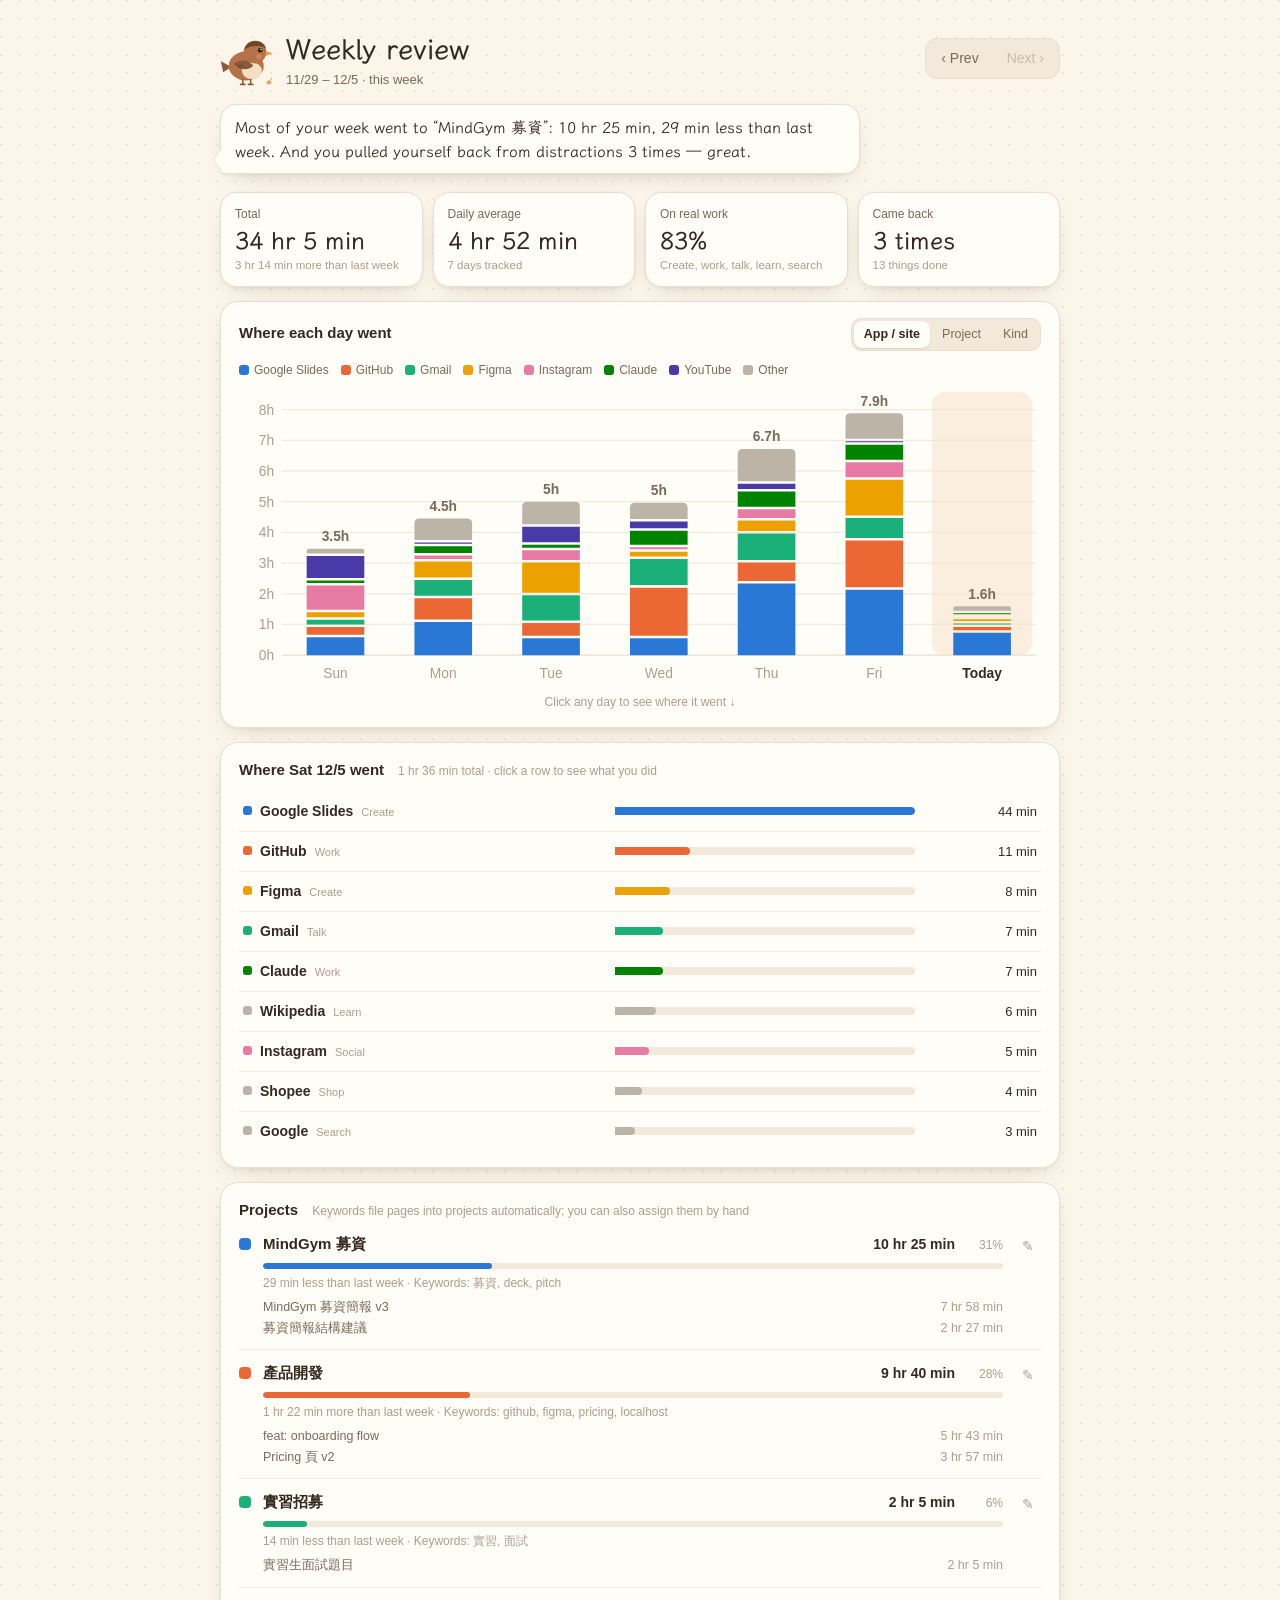
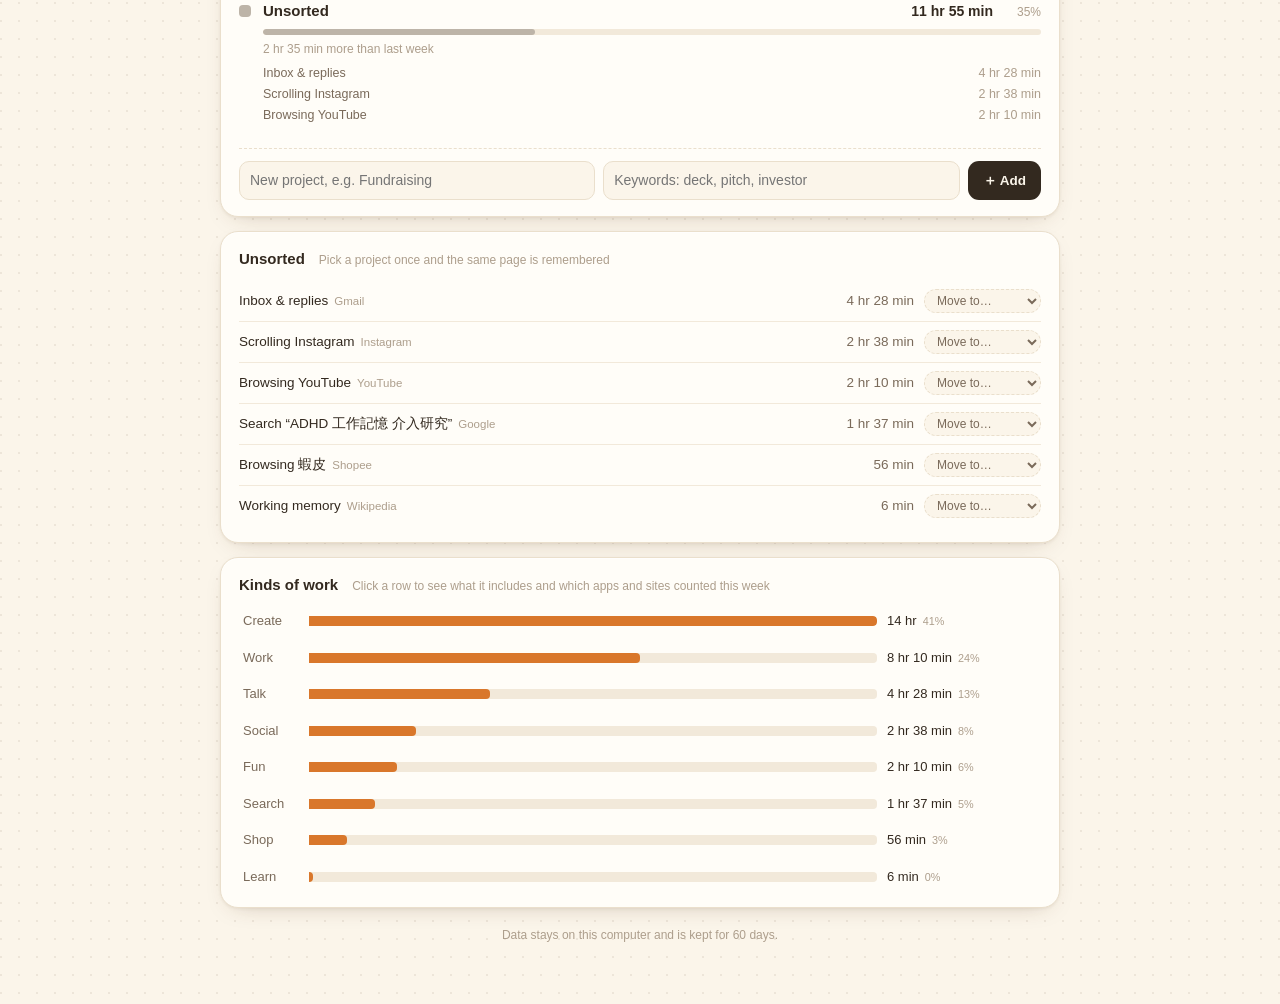
<file: dev/dashboard.html>
<!doctype html>
<html lang="zh-Hant">
<head>
  <meta charset="utf-8">
  <meta name="viewport" content="width=device-width, initial-scale=1">
  <title>一週回顧（dev）</title>
  <link rel="stylesheet" href="https://fonts.googleapis.com/css2?family=LXGW+WenKai+TC:wght@400;700&display=swap">
  <link rel="stylesheet" href="../sidepanel.css">
  <link rel="stylesheet" href="../dashboard.css">
</head>
<body class="dash-body">
  <div id="dash"></div>
  <div id="tip" class="tip" role="tooltip" hidden></div>
  <script src="../shared.js"></script>
  <script src="mock-chrome.js"></script>
  <script src="../dashboard.js"></script>
</body>
</html>
</file>
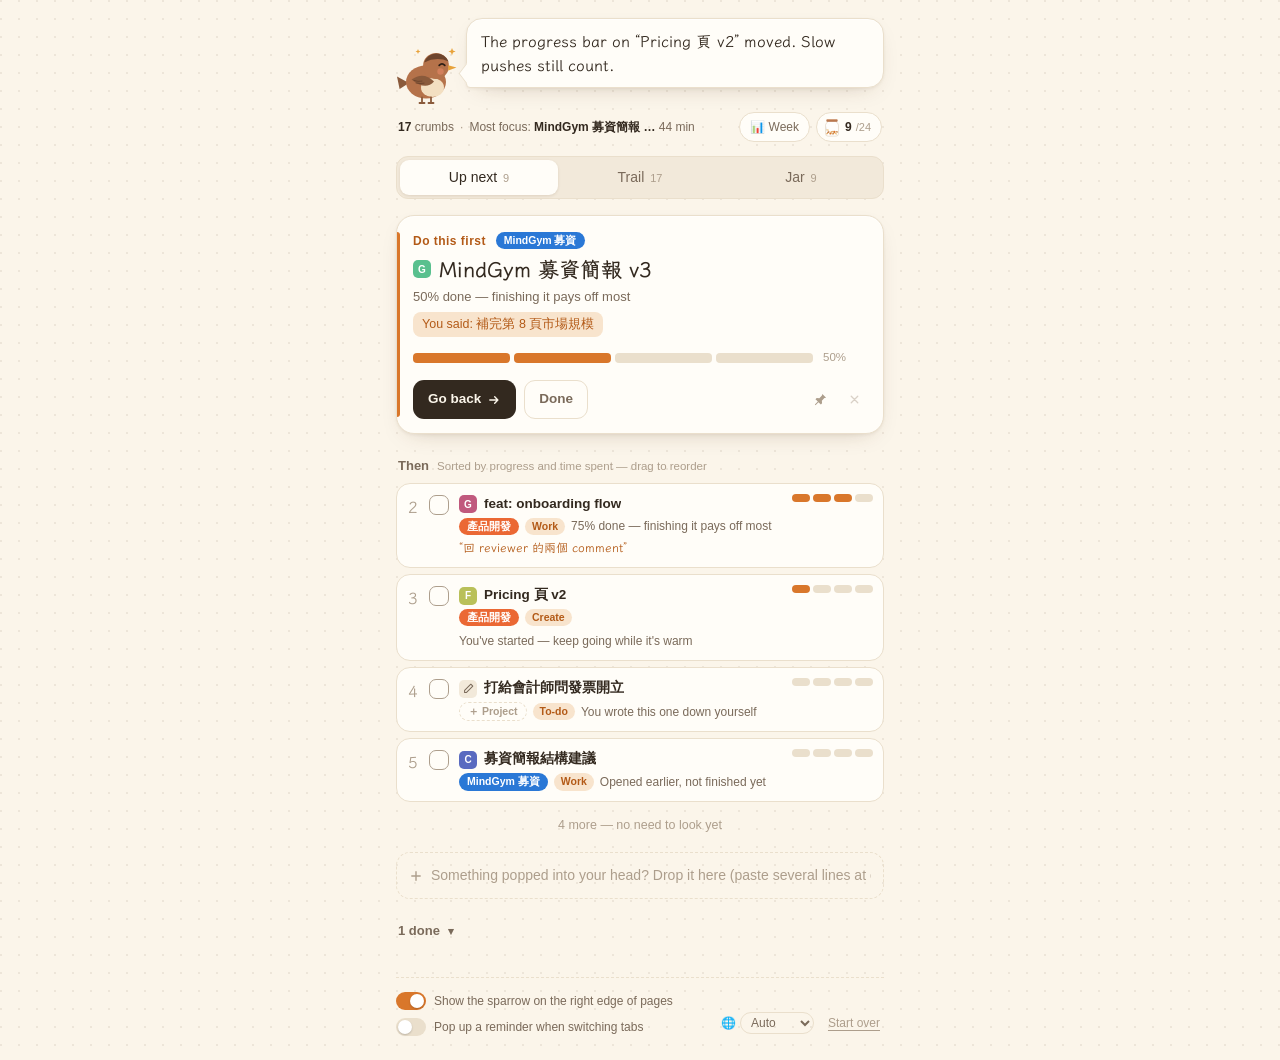
<file: dev/panel.html>
<!doctype html>
<html lang="zh-Hant">
<head>
  <meta charset="utf-8">
  <meta name="viewport" content="width=device-width, initial-scale=1">
  <title>麵包屑（dev）</title>
  <link rel="stylesheet" href="https://fonts.googleapis.com/css2?family=LXGW+WenKai+TC:wght@400;700&display=swap">
  <link rel="stylesheet" href="../sidepanel.css">
</head>
<body>
  <div id="app"></div>
  <script>try { const v = new URLSearchParams(location.search).get('view'); if (v) localStorage.setItem('crumbs.view', v); } catch {}</script>
  <script src="../shared.js"></script>
  <script src="share-parent.js"></script>
  <script src="../sidepanel.js"></script>
</body>
</html>
</file>
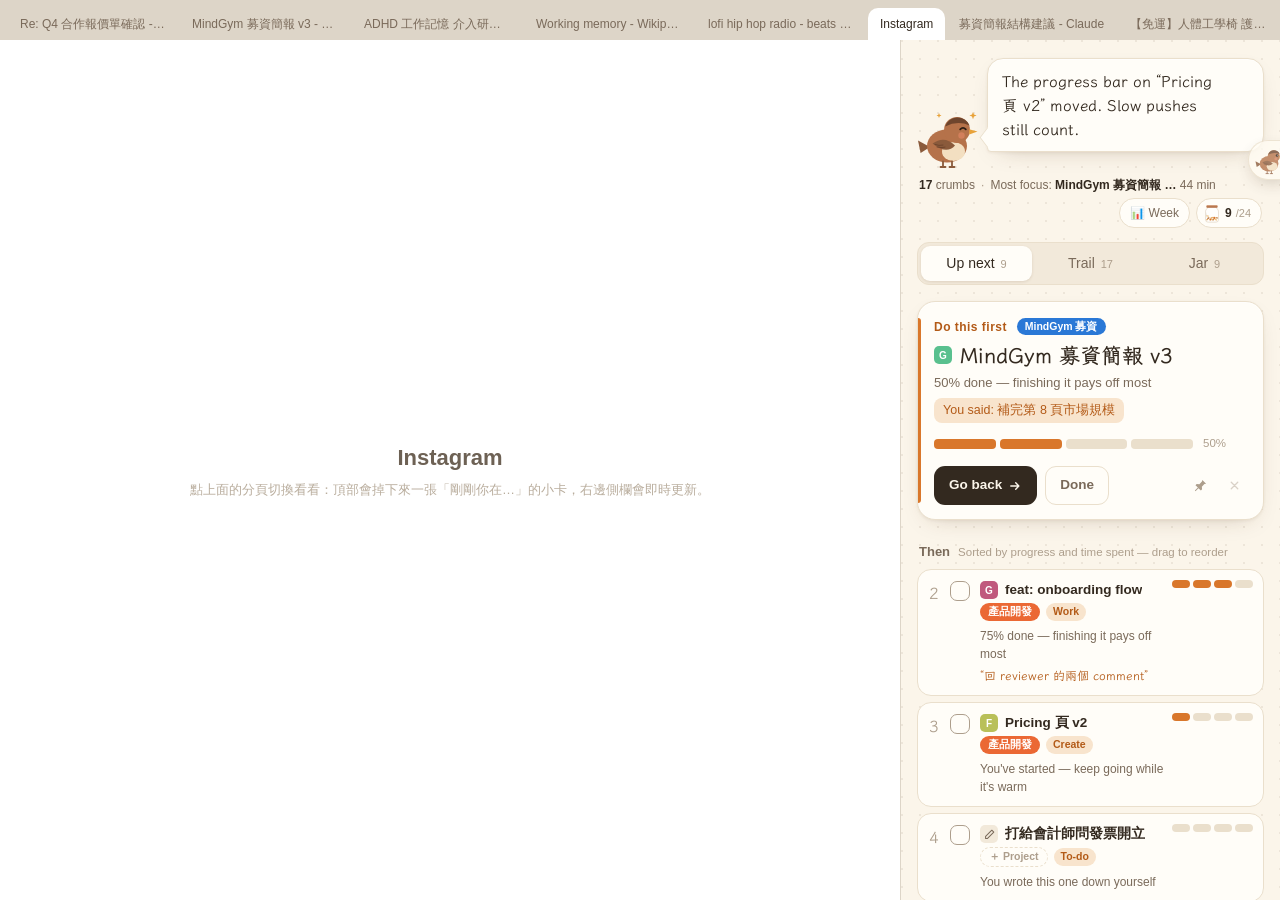
<file: dev/preview.html>
<!doctype html>
<html lang="zh-Hant">
<head>
  <meta charset="utf-8">
  <meta name="viewport" content="width=device-width, initial-scale=1">
  <title>麵包屑 Preview</title>
  <style>
    :root { --bg: #E9E3D8; --chrome: #DDD5C8; --ink: #33291F; --ink-2: #7A6A5A; }
    * { box-sizing: border-box; }
    body { margin: 0; background: var(--bg); color: var(--ink); font: 14px/1.5 -apple-system, "PingFang TC", sans-serif; height: 100vh; display: flex; flex-direction: column; }
    .strip { display: flex; gap: 2px; padding: 8px 8px 0; background: var(--chrome); overflow-x: auto; }
    .tab { flex: none; max-width: 170px; padding: 7px 12px; border-radius: 10px 10px 0 0; background: transparent; border: 0; font: inherit; font-size: 12px; color: var(--ink-2); cursor: pointer; white-space: nowrap; overflow: hidden; text-overflow: ellipsis; }
    .tab:hover { background: rgba(255,255,255,.35); }
    .tab.on { background: #fff; color: var(--ink); }
    .body { flex: 1; display: flex; min-height: 0; }
    .page { flex: 1; background: #fff; display: grid; place-items: center; color: #b9ad9d; font-size: 13px; text-align: center; padding: 24px; position: relative; }
    .page h1 { font-size: 22px; color: #6d6154; margin: 0 0 6px; font-weight: 600; }
    iframe { width: 380px; border: 0; border-left: 1px solid var(--chrome); background: #FBF5EA; }
    @media (max-width: 760px) { .page { display: none; } iframe { width: 100%; } }
  </style>
</head>
<body>
  <nav class="strip" id="strip"></nav>
  <div class="body">
    <div class="page"><div><h1 id="pageTitle">Instagram</h1>點上面的分頁切換看看：頂部會掉下來一張「剛剛你在…」的小卡，右邊側欄會即時更新。</div></div>
    <iframe src="panel.html" title="麵包屑側欄"></iframe>
  </div>
  <script src="../shared.js"></script>
  <script src="mock-chrome.js"></script>
  <script src="../content.js"></script>
  <script>
    const C = self.Crumbs;
    const seen = new Map();
    for (const c of __mock.state.crumbs) seen.set(c.tabId, c);
    const strip = document.getElementById('strip');
    function drawTabs() {
      const cur = C.currentCrumb(__mock.state);
      strip.innerHTML = [...seen.values()].map((c) =>
        `<button class="tab ${cur && cur.tabId === c.tabId ? 'on' : ''}" data-id="${c.id}">${C.esc(c.title || c.site)}</button>`).join('');
      document.getElementById('pageTitle').textContent = cur ? cur.title : '';
    }
    strip.addEventListener('click', (e) => {
      const b = e.target.closest('.tab');
      if (b) chrome.runtime.sendMessage({ type: 'jump', crumbId: b.dataset.id });
    });
    window.__crumbsDemoToast = (st, res) => {
      if (!st.settings.toast) {
        // Pop-ups are off by default now: only the comeback cheer shows, next to the sparrow handle.
        if (res.cheer) __mock.fire({ type: 'crumbs:cheer', n: res.cheer.n, text: C.cheerLine(res.cheer) });
        return;
      }
      const slim = (c) => ({ id: c.id, taskKey: c.taskKey, url: c.url, verb: c.verb, subject: c.subject, site: c.site, activeMs: c.activeMs, note: c.note, startedAt: c.startedAt });
      const trail = C.recentPlaces(st, res.crumb).map(slim);
      __mock.fire({ type: 'crumbs:toast', prev: slim(res.prev), trail, current: slim(res.crumb), cheer: res.cheer && { n: res.cheer.n, text: C.cheerLine(res.cheer) } });
    };
    chrome.storage.onChanged.addListener(drawTabs);
    drawTabs();
  </script>
</body>
</html>
</file>
<file: sidepanel.css>
:root {
  --paper: #FBF5EA;
  --card: #FFFDF8;
  --ink: #33291F;
  --ink-2: #7A6A5A;
  --ink-3: #AD9E8C;
  --line: #EADFCC;
  --line-2: #F2E9DA;
  --crumb: #D9772B;
  --crumb-ink: #B35A17;
  --crumb-soft: #F8E4CD;
  --leaf: #5E8C61;
  --leaf-soft: #E2EEDC;
  --shadow: 0 1px 0 rgba(255,255,255,.7) inset, 0 8px 24px -14px rgba(80,50,20,.35), 0 1px 3px rgba(80,50,20,.06);
  --hand: "LXGW WenKai TC", "Kaiti TC", "STKaiti", serif;
  --sans: -apple-system, BlinkMacSystemFont, "PingFang TC", "Noto Sans TC", "Microsoft JhengHei", sans-serif;
  color-scheme: light;
}
@media (prefers-color-scheme: dark) {
  :root:not([data-theme="light"]) {
    --paper: #1D1813; --card: #28211A; --ink: #F2E8DA; --ink-2: #BFAE99; --ink-3: #85766A;
    --line: #3A3027; --line-2: #2F271F; --crumb: #E8914F; --crumb-ink: #F0A56B; --crumb-soft: #3F2D1D;
    --leaf: #8DBB8A; --leaf-soft: #233221;
    --shadow: 0 8px 24px -14px rgba(0,0,0,.6), 0 1px 2px rgba(0,0,0,.3);
    color-scheme: dark;
  }
}
:root[data-theme="dark"] {
  --paper: #1D1813; --card: #28211A; --ink: #F2E8DA; --ink-2: #BFAE99; --ink-3: #85766A;
  --line: #3A3027; --line-2: #2F271F; --crumb: #E8914F; --crumb-ink: #F0A56B; --crumb-soft: #3F2D1D;
  --leaf: #8DBB8A; --leaf-soft: #233221;
  --shadow: 0 8px 24px -14px rgba(0,0,0,.6), 0 1px 2px rgba(0,0,0,.3);
  color-scheme: dark;
}

* { box-sizing: border-box; }
html, body { margin: 0; }
body {
  background: var(--paper);
  background-image: radial-gradient(circle at 1px 1px, color-mix(in srgb, var(--ink-3) 18%, transparent) 1px, transparent 0);
  background-size: 18px 18px;
  color: var(--ink);
  font: 14px/1.5 var(--sans);
  -webkit-font-smoothing: antialiased;
}
#app { max-width: 520px; margin: 0 auto; padding: 16px 16px 24px; min-height: 100vh; display: flex; flex-direction: column; }
button { font: inherit; color: inherit; }
main { flex: 1; }

/* ── 啾啾 header ───────────────────────────── */
.hero { display: flex; align-items: flex-end; gap: 6px; margin: 2px 0 10px; }
.bird { flex: none; margin-bottom: -4px; transform-origin: 50% 100%; animation: breathe 4.2s ease-in-out infinite; }
.bird svg { display: block; }
.bird.hop { animation: hop .7s cubic-bezier(.3,1.6,.5,1) 2, breathe 4.2s ease-in-out 1.4s infinite; }
@keyframes breathe { 0%,100% { transform: scale(1, 1); } 50% { transform: scale(1.02, .98); } }
@keyframes hop { 0%,100% { transform: translateY(0); } 40% { transform: translateY(-10px) rotate(-4deg); } }
.bubble {
  position: relative; margin: 0 0 14px; padding: 10px 14px; background: var(--card);
  border: 1px solid var(--line); border-radius: 16px 16px 16px 4px; box-shadow: var(--shadow);
  font-family: var(--hand); font-size: 15.5px; line-height: 1.55; color: var(--ink);
  text-wrap: pretty;
}
.bubble::before {
  content: ""; position: absolute; left: -7px; bottom: 7px; width: 12px; height: 12px; background: var(--card);
  border-left: 1px solid var(--line); border-bottom: 1px solid var(--line); transform: rotate(45deg) skew(8deg, 8deg);
}

.stats { display: flex; flex-wrap: wrap; align-items: center; gap: 4px 6px; font-size: 12px; color: var(--ink-2); margin: 0 2px 14px; }
.stats b { color: var(--ink); font-weight: 600; }
.stats i { font-style: normal; color: var(--ink-3); }
.jar-chip { position: relative; margin-left: auto; display: inline-flex; align-items: center; gap: 4px; padding: 3px 10px 3px 6px; border-radius: 99px; border: 1px solid var(--line); background: var(--card); cursor: pointer; font-size: 12px; color: var(--ink-2); transition: border-color .15s, transform .1s; }
.jar-chip:hover { border-color: var(--crumb); }
.jar-chip:active { transform: scale(.96); }
.jar-chip b { color: var(--ink); font-variant-numeric: tabular-nums; }
.jar-chip small { color: var(--ink-3); font-size: 11px; }
.jar-chip.full { border-color: var(--leaf); background: var(--leaf-soft); }
.jar-chip .jar { display: block; }
.floater { position: absolute; right: 10px; top: -16px; font-weight: 700; font-size: 13px; color: var(--crumb); pointer-events: none; animation: float-up 1.6s ease-out forwards; }
@keyframes float-up { 0% { transform: translateY(6px); opacity: 0; } 20% { opacity: 1; } 100% { transform: translateY(-22px); opacity: 0; } }

/* ── jar view ──────────────────────────────── */
:root { --jar-glass: rgba(255,255,255,.6); --jar-line: #CDBBA2; }
@media (prefers-color-scheme: dark) { :root:not([data-theme="light"]) { --jar-glass: rgba(255,255,255,.06); --jar-line: #6B5A48; } }
:root[data-theme="dark"] { --jar-glass: rgba(255,255,255,.06); --jar-line: #6B5A48; }
.jar-hero { display: flex; align-items: center; gap: 16px; padding: 16px 16px 14px; background: var(--card); border: 1px solid var(--line); border-radius: 18px; box-shadow: var(--shadow); }
.jar-big { flex: none; }
.jar-big .jar { display: block; }
.jar-copy { min-width: 0; }
.jar-count { display: flex; align-items: baseline; gap: 6px; }
.jar-count b { font-family: var(--hand); font-size: 40px; line-height: 1; color: var(--crumb-ink); }
.jar-count span { color: var(--ink-3); font-size: 13px; }
.jar-copy p { margin: 6px 0 10px; font-family: var(--hand); font-size: 15px; line-height: 1.5; }
.jar-copy p b { color: var(--crumb-ink); }
.streak { display: inline-block; font-size: 12.5px; color: var(--leaf); background: var(--leaf-soft); padding: 5px 10px; border-radius: 10px; line-height: 1.45; }
.streak b { font-size: 14px; }
.streak small { color: var(--ink-2); font-size: 11px; }
.week { display: grid; grid-template-columns: repeat(7, 1fr); gap: 2px; margin: 12px 0 0; padding: 10px 6px 8px; border: 1px dashed var(--line); border-radius: 14px; }
.wk { display: flex; flex-direction: column; align-items: center; gap: 2px; font-size: 11px; color: var(--ink-3); }
.wk .jar { display: block; }
.wk.today { color: var(--crumb-ink); font-weight: 600; }
.jar-log { list-style: none; margin: 0; padding: 0; display: flex; flex-direction: column; gap: 4px; }
.jl { display: grid; grid-template-columns: 40px auto 1fr auto; align-items: center; gap: 8px; padding: 8px 10px; border-radius: 12px; background: var(--card); border: 1px solid var(--line-2); font-size: 13px; }
.jl-t { font-size: 11.5px; color: var(--ink-3); font-variant-numeric: tabular-nums; }
.jl-k { font-size: 10.5px; font-weight: 600; padding: 1px 7px; border-radius: 99px; background: var(--crumb-soft); color: var(--crumb-ink); }
.jl-comeback .jl-k, .jl-focus .jl-k { background: var(--leaf-soft); color: var(--leaf); }
.jl-title { min-width: 0; overflow: hidden; text-overflow: ellipsis; white-space: nowrap; }
.jl-title em { font-style: normal; font-size: 11px; color: var(--ink-3); }
.jl-n { font-weight: 700; color: var(--crumb); font-variant-numeric: tabular-nums; }
.jar-empty { color: var(--ink-3); font-size: 13px; margin: 0 2px; }
.how { margin-top: 18px; padding: 12px 14px; border-radius: 14px; background: var(--line-2); font-size: 12.5px; color: var(--ink-2); }
.how-t { font-weight: 600; color: var(--ink); margin-bottom: 4px; }
.how ul { margin: 0; padding: 0; list-style: none; display: grid; gap: 2px; }
.how li b { display: inline-block; min-width: 26px; color: var(--crumb-ink); }
.how p { margin: 8px 0 0; font-family: var(--hand); font-size: 14px; color: var(--leaf); }

/* ── tabs ──────────────────────────────────── */
.tabs { display: grid; grid-template-columns: 1fr 1fr 1fr; padding: 3px; gap: 3px; border-radius: 12px; background: var(--line-2); border: 1px solid var(--line); margin-bottom: 16px; }
.tabs button { border: 0; background: transparent; padding: 7px 0; border-radius: 9px; cursor: pointer; color: var(--ink-2); font-weight: 500; }
.tabs button[aria-selected="true"] { background: var(--card); color: var(--ink); box-shadow: 0 1px 3px rgba(80,50,20,.12); }
.tabs small { font-size: 11px; color: var(--ink-3); margin-left: 2px; font-variant-numeric: tabular-nums; }

/* ── the one thing to do now ───────────────── */
.now {
  position: relative; background: var(--card); border: 1px solid var(--line); border-radius: 18px;
  padding: 16px 16px 14px; box-shadow: var(--shadow);
}
.now::before { /* crumb-coloured spine */
  content: ""; position: absolute; left: 0; top: 16px; bottom: 16px; width: 3px; border-radius: 0 3px 3px 0; background: var(--crumb);
}
.eyebrow { position: relative; z-index: 1; font-size: 12px; color: var(--crumb-ink); font-weight: 600; letter-spacing: .04em; }
.now-title { position: relative; z-index: 1; display: flex; align-items: center; gap: 8px; margin: 6px 0 4px; }
.now h2 { margin: 0; font-family: var(--hand); font-weight: 700; font-size: 21px; line-height: 1.3; text-wrap: balance; }
.why { margin: 0 0 12px; color: var(--ink-2); font-size: 13px; }
.note-inline { display: inline-block; margin-top: 6px; padding: 3px 9px; border-radius: 8px; background: var(--crumb-soft); color: var(--crumb-ink); font-size: 12.5px; }
.row { display: flex; align-items: center; gap: 8px; margin-top: 14px; }
.spacer { flex: 1; }
.btn { border: 1px solid transparent; border-radius: 11px; padding: 8px 14px; cursor: pointer; font-weight: 600; font-size: 13.5px; display: inline-flex; align-items: center; gap: 6px; transition: transform .1s, background .15s; }
.btn:active { transform: translateY(1px); }
.btn.primary { background: var(--ink); color: var(--paper); }
.btn.primary:hover { background: color-mix(in srgb, var(--ink) 88%, var(--crumb)); }
.btn.ghost { background: transparent; border-color: var(--line); color: var(--ink-2); }
.btn.ghost:hover { border-color: var(--leaf); color: var(--leaf); background: var(--leaf-soft); }
.here { display: inline-flex; align-items: center; gap: 5px; color: var(--leaf); font-weight: 600; font-size: 13px; padding: 8px 4px; }

/* progress: four tappable crumbs of a slice */
.progress { display: flex; align-items: center; gap: 3px; }
.progress .seg { width: 18px; height: 8px; border-radius: 4px; border: 0; padding: 0; cursor: pointer; background: var(--line); transition: background .2s, transform .12s; }
.progress .seg:hover { transform: scaleY(1.35); }
.progress .seg.on { background: var(--crumb); }
.progress .seg.on:nth-child(4) { background: var(--leaf); }
.progress.lg .seg { width: 100%; height: 10px; flex: 1; }
.progress.lg { gap: 4px; }
.p-label { font-size: 11.5px; color: var(--ink-3); margin-left: 6px; min-width: 44px; font-variant-numeric: tabular-nums; }

/* ── queue ─────────────────────────────────── */
.section { display: flex; align-items: baseline; gap: 8px; margin: 22px 2px 8px; font-size: 13px; font-weight: 600; color: var(--ink-2); }
.section small { font-weight: 400; font-size: 11.5px; color: var(--ink-3); }
.section.toggle { border: 0; background: none; padding: 0; cursor: pointer; }
.section .chev { transition: transform .2s; font-size: 11px; }
.section[aria-expanded="true"] .chev { transform: rotate(180deg); }
.queue { list-style: none; margin: 0; padding: 0; display: flex; flex-direction: column; gap: 6px; }
.task { display: grid; grid-template-columns: 16px 22px 1fr auto; gap: 8px; align-items: start; padding: 10px 10px 10px 8px; background: var(--card); border: 1px solid var(--line); border-radius: 14px; transition: border-color .15s, box-shadow .15s; }
.task:hover { border-color: color-mix(in srgb, var(--crumb) 40%, var(--line)); box-shadow: var(--shadow); }
.task.current { border-color: var(--crumb); }
.task.done { grid-template-columns: 22px 1fr; background: transparent; opacity: .72; }
.task.done .t-title span { text-decoration: line-through; text-decoration-color: var(--ink-3); }
.num { font-family: var(--hand); font-size: 16px; color: var(--ink-3); text-align: center; padding-top: 1px; cursor: grab; display: grid; place-items: center; height: 22px; }
.num i { font-style: normal; }
.num svg { display: none; }
.task:hover .num i { display: none; }
.task:hover .num svg { display: block; }
[draggable="true"] { -webkit-user-drag: element; }
.task[draggable="true"], .now[draggable="true"] { cursor: grab; }
.task[draggable="true"] :is(button, [role="button"]), .now :is(button) { cursor: pointer; }
.dragging { opacity: .35; }
.drop-before, .drop-after { position: relative; }
.drop-before::after, .drop-after::after { content: ""; position: absolute; left: 8px; right: 8px; height: 3px; border-radius: 3px; background: var(--crumb); box-shadow: 0 0 0 3px var(--crumb-soft); z-index: 2; }
.drop-before::after { top: -5px; }
.drop-after::after { bottom: -5px; }
.now.drop-before::after { top: -8px; }
.now.drop-after::after { bottom: -12px; }
.hero-grip { position: absolute; top: 12px; right: 12px; z-index: 1; color: var(--ink-3); opacity: 0; transition: opacity .15s; }
.now:hover .hero-grip { opacity: 1; }
.check { width: 20px; height: 20px; margin-top: 1px; border-radius: 7px; border: 1.6px solid var(--ink-3); background: transparent; cursor: pointer; display: grid; place-items: center; padding: 0; color: #fff; transition: all .15s; }
.check:hover { border-color: var(--leaf); background: var(--leaf-soft); }
.check.on { background: var(--leaf); border-color: var(--leaf); }
.t-body { min-width: 0; cursor: default; }
.t-body[role="button"] { cursor: pointer; }
.t-title { display: flex; align-items: center; gap: 7px; font-weight: 600; font-size: 13.5px; }
.t-title > span:not(.fav) { overflow: hidden; text-overflow: ellipsis; white-space: nowrap; }
.t-meta { margin-top: 3px; font-size: 12px; color: var(--ink-2); display: flex; flex-wrap: wrap; align-items: center; gap: 6px; }
.t-note { margin-top: 4px; font-size: 12px; color: var(--crumb-ink); font-family: var(--hand); }
.kind { font-size: 10.5px; font-weight: 600; padding: 1px 7px; border-radius: 99px; background: var(--line-2); color: var(--ink-2); }
.k-create, .k-work, .k-todo { background: var(--crumb-soft); color: var(--crumb-ink); }
.k-comm, .k-learn { background: var(--leaf-soft); color: var(--leaf); }
.k-here { background: var(--crumb); color: #fff; }
.more { display: block; width: 100%; margin-top: 6px; padding: 8px; border: 0; background: none; color: var(--ink-3); font-size: 12.5px; cursor: pointer; border-radius: 10px; }
.more:hover { background: var(--line-2); color: var(--ink); }
.t-side { display: flex; flex-direction: column; align-items: flex-end; gap: 6px; }
.t-side .p-label { display: none; }
.tools { display: flex; gap: 2px; opacity: 0; transition: opacity .15s; }
.task:hover .tools, .task:focus-within .tools { opacity: 1; }
@media (hover: none) { .tools { opacity: 1; } }
.icon { width: 26px; height: 26px; display: grid; place-items: center; border: 0; background: transparent; color: var(--ink-3); border-radius: 8px; cursor: pointer; padding: 0; }
.icon:hover { background: var(--line-2); color: var(--ink); }
.icon.on { color: var(--crumb); }
.now .tools, .now .icon { position: relative; z-index: 1; }

.fav { position: relative; flex: none; width: 18px; height: 18px; border-radius: 5px; display: grid; place-items: center; font-size: 10px; font-weight: 700; color: #fff; background: hsl(var(--h) 45% 55%); overflow: hidden; }
.fav.hand { background: var(--line-2); color: var(--ink-2); }
.fav img { position: absolute; inset: 0; width: 100%; height: 100%; background: var(--card); opacity: 0; }
.fav img.ok { opacity: 1; }

.add { display: flex; align-items: center; gap: 8px; margin-top: 10px; padding: 4px 12px; border: 1.5px dashed var(--line); border-radius: 14px; transition: border-color .15s; }
.add:focus-within { border-color: var(--crumb); border-style: solid; background: var(--card); }
.add-ic { color: var(--ink-3); display: grid; }
.add input { flex: 1; border: 0; background: transparent; padding: 8px 0; font: inherit; color: var(--ink); outline: none; }
.add input::placeholder { color: var(--ink-3); }

.empty { text-align: center; padding: 28px 12px; color: var(--ink-2); font-family: var(--hand); font-size: 16px; border: 1.5px dashed var(--line); border-radius: 18px; }
.empty p { margin: 0; }

/* ── trail ─────────────────────────────────── */
.hour { margin: 18px 0 6px 52px; font-size: 12px; font-weight: 600; color: var(--ink-3); letter-spacing: .05em; }
.hour:first-child { margin-top: 2px; }
.trail { list-style: none; margin: 0; padding: 0; }
.crumb { display: grid; grid-template-columns: 38px 18px 1fr; gap: 0 6px; }
.time { font-size: 11.5px; color: var(--ink-3); text-align: right; padding-top: 12px; font-variant-numeric: tabular-nums; }
.rail { position: relative; display: flex; justify-content: center; }
.rail::before { content: ""; position: absolute; top: 0; bottom: 0; left: 50%; border-left: 2px dotted var(--line); transform: translateX(-1px); }
.bit { position: relative; margin-top: 15px; width: 9px; height: 8px; background: var(--crumb); border-radius: 55% 40% 50% 45%; opacity: .7; transform: rotate(var(--r, 12deg)); }
.crumb:nth-child(3n) .bit { --r: -20deg; width: 8px; }
.crumb:nth-child(3n+1) .bit { --r: 40deg; height: 7px; }
.perch { position: relative; margin-top: 3px; margin-left: 4px; }
.perch svg { display: block; }
.c-card { margin: 4px 0; padding: 9px 11px; border-radius: 13px; background: var(--card); border: 1px solid var(--line); cursor: pointer; transition: border-color .15s, transform .12s; min-width: 0; }
.c-card:hover { border-color: color-mix(in srgb, var(--crumb) 45%, var(--line)); }
.crumb.current .c-card { border-color: var(--crumb); box-shadow: var(--shadow); }
.crumb.closed .c-card { background: transparent; border-style: dashed; }
.crumb.closed .c-title { color: var(--ink-2); }
.c-title { display: flex; align-items: center; gap: 7px; font-size: 13.5px; }
.c-title > span:not(.fav) { overflow: hidden; text-overflow: ellipsis; white-space: nowrap; }
.c-title b { color: var(--crumb-ink); font-weight: 600; margin-right: 2px; }
.c-meta { margin-top: 2px; padding-left: 25px; font-size: 11.5px; color: var(--ink-3); display: flex; align-items: center; gap: 6px; flex-wrap: wrap; }
.badge { font-size: 10.5px; font-weight: 600; padding: 1px 7px; border-radius: 99px; background: var(--crumb); color: #fff; }
.badge.mute { background: var(--line-2); color: var(--ink-2); }
.c-note { display: block; margin: 5px 0 0 25px; border: 0; background: none; padding: 0; cursor: text; text-align: left; font-family: var(--hand); color: var(--crumb-ink); font-size: 13.5px; }
.c-title > span:not(.fav) { flex: 1; min-width: 0; }
.c-pen { flex: none; width: 24px; height: 24px; margin: -3px -5px -3px 0; display: grid; place-items: center; border: 0; background: none; color: var(--ink-3); border-radius: 7px; cursor: text; opacity: 0; transition: opacity .15s; padding: 0; }
.c-pen:hover { background: var(--line-2); color: var(--ink); }
.c-card:hover .c-pen, .crumb.current .c-pen, .c-pen:focus-visible { opacity: 1; }
@media (hover: none) { .c-pen { opacity: 1; } }
.note-edit { margin: 6px 0 0 25px; }
.note-edit input { width: 100%; padding: 6px 9px; border-radius: 9px; border: 1px solid var(--crumb); background: var(--paper); color: var(--ink); font: inherit; font-size: 13px; outline: none; box-shadow: 0 0 0 3px var(--crumb-soft); }

/* ── footer ────────────────────────────────── */
footer { display: flex; align-items: center; justify-content: space-between; gap: 8px; margin-top: 28px; padding-top: 14px; border-top: 1px dashed var(--line); font-size: 12px; color: var(--ink-2); }
.switch { display: inline-flex; align-items: center; gap: 8px; cursor: pointer; }
.switch input { position: absolute; opacity: 0; pointer-events: none; }
.track { width: 30px; height: 18px; border-radius: 99px; background: var(--line); position: relative; transition: background .2s; flex: none; }
.knob { position: absolute; top: 2px; left: 2px; width: 14px; height: 14px; border-radius: 50%; background: #fff; box-shadow: 0 1px 2px rgba(0,0,0,.2); transition: transform .2s; }
.switch input:checked + .track { background: var(--crumb); }
.switch input:checked + .track .knob { transform: translateX(12px); }
.switch input:focus-visible + .track { outline: 2px solid var(--crumb); outline-offset: 2px; }
.link { border: 0; background: none; color: var(--ink-3); cursor: pointer; padding: 4px; text-decoration: underline; text-underline-offset: 3px; }
.link:hover { color: var(--ink); }

:focus-visible { outline: 2px solid var(--crumb); outline-offset: 2px; }
@media (prefers-reduced-motion: reduce) { *, *::before, *::after { animation: none !important; transition: none !important; } }

/* ── projects, delete, dashboard link (0.3) ─ */
.chips-r { margin-left: auto; display: inline-flex; gap: 6px; }
.chips-r .jar-chip { margin-left: 0; }
.dash-chip { border: 1px solid var(--line); background: var(--card); border-radius: 99px; padding: 3px 10px; font-size: 12px; color: var(--ink-2); cursor: pointer; }
.dash-chip:hover { border-color: var(--crumb); color: var(--ink); }
.dash-chip + .jar-chip { margin-left: 0; }
.proj { position: relative; display: inline-flex; align-items: center; max-width: 140px; font-size: 10.5px; font-weight: 600; padding: 1px 8px; border-radius: 99px; border: 1px dashed var(--line); color: var(--ink-3); cursor: pointer; vertical-align: 1px; }
.proj:hover { border-color: var(--ink-3); color: var(--ink-2); }
.proj.on { border: 0; color: #fff; background: var(--pc); }
.proj span { overflow: hidden; text-overflow: ellipsis; white-space: nowrap; }
.proj select { position: absolute; inset: 0; opacity: 0; cursor: pointer; width: 100%; font-size: 13px; }
.eyebrow .proj { margin-left: 6px; letter-spacing: 0; }
.icon.del { opacity: .45; }
.icon.del:hover { opacity: 1; color: #B5452B; background: color-mix(in srgb, #E34948 14%, transparent); }
.c-del { flex: none; width: 22px; height: 22px; margin: -3px -5px -3px 2px; display: grid; place-items: center; border: 0; background: none; border-radius: 7px; color: var(--ink); padding: 0; cursor: pointer; opacity: 0; transition: opacity .15s; }
.c-card:hover .c-del { opacity: .35; }
.c-del:hover { opacity: 1 !important; color: #B5452B; background: color-mix(in srgb, #E34948 14%, transparent); }
@media (hover: none) { .c-del { opacity: .35; } }
.switches { display: grid; gap: 8px; }
footer { align-items: flex-end; }

/* merged trail groups (0.4) */
.c-more { border: 0; background: var(--crumb-soft); color: var(--crumb-ink); font: inherit; font-size: 10.5px; font-weight: 700; padding: 1px 8px; border-radius: 99px; cursor: pointer; }
.c-more:hover { filter: brightness(.97); }
.c-sub { list-style: none; margin: 8px 0 0 25px; padding: 6px 0 0; border-top: 1px dashed var(--line); display: grid; gap: 1px; }
.c-sub li { display: flex; gap: 8px; align-items: baseline; padding: 4px 6px; border-radius: 7px; font-size: 12.5px; cursor: pointer; }
.c-sub li:hover { background: var(--line-2); }
.c-sub .t { flex: none; color: var(--ink-3); font-size: 11px; font-variant-numeric: tabular-nums; }
.c-sub .s { flex: 1; min-width: 0; overflow: hidden; text-overflow: ellipsis; white-space: nowrap; }
.c-sub .d { flex: none; color: var(--ink-3); font-size: 11px; }

/* ── language picker (footer) ── */
.foot-r { display: flex; align-items: center; gap: 10px; margin-left: auto; }
.lang-pick { display: inline-flex; align-items: center; gap: 4px; color: var(--ink-3); }
.lang-pick select { font: inherit; color: var(--ink-2); background: transparent; border: 1px solid var(--line); border-radius: 999px; padding: 2px 6px; cursor: pointer; }
.lang-pick select:hover { color: var(--ink); border-color: var(--ink-3); }

/* ── several pasted lines, waiting for Enter ── */
.paste-preview { margin: -4px 0 12px; padding: 8px 12px; border-radius: 12px; background: var(--crumb-soft); font-size: 13px; }
.paste-preview ol { margin: 0; padding-left: 20px; }
.paste-preview li { padding: 2px 0; color: var(--ink); }
.paste-preview p { margin: 6px 0 0; font-size: 11.5px; color: var(--ink-2); }
</file>
<file: dashboard.css>
/* 一週回顧 — builds on the side panel's tokens (sidepanel.css) */
:root { --none: #BDB4A8; }
@media (prefers-color-scheme: dark) { :root:not([data-theme="light"]) { --none: #6E655B; } }
:root[data-theme="dark"] { --none: #6E655B; }

.dash-body { min-height: 100vh; }
#dash { max-width: 880px; margin: 0 auto; padding: 28px 20px 48px; }
.d-top { display: flex; align-items: center; justify-content: space-between; flex-wrap: wrap; gap: 10px 16px; }
.d-brand { display: flex; align-items: center; gap: 10px; }
.d-brand svg { display: block; }
.d-top h1 { margin: 0; white-space: nowrap; font-family: var(--hand); font-size: 28px; font-weight: 700; }
.d-range { margin: 0; color: var(--ink-2); font-size: 13px; }
.d-nav { display: inline-flex; gap: 4px; background: var(--line-2); border: 1px solid var(--line); border-radius: 12px; padding: 3px; }
.d-nav button { white-space: nowrap; border: 0; background: none; padding: 6px 12px; border-radius: 9px; cursor: pointer; color: var(--ink-2); font-weight: 500; }
.d-nav button:hover:not(:disabled) { background: var(--card); color: var(--ink); }
.d-nav button:disabled { opacity: .35; cursor: default; }
.d-say { margin: 14px 0 18px; max-width: 640px; }

.tiles { display: grid; grid-template-columns: repeat(4, minmax(0, 1fr)); gap: 10px; margin-bottom: 14px; }
.tile { background: var(--card); border: 1px solid var(--line); border-radius: 16px; padding: 12px 14px; display: flex; flex-direction: column; gap: 2px; box-shadow: var(--shadow); }
.tile span { font-size: 12px; color: var(--ink-2); }
.tile b { font-family: var(--hand); font-size: clamp(18px, 2.6vw, 24px); line-height: 1.25; color: var(--ink); }
.tile small { font-size: 11.5px; color: var(--ink-3); }

.card { background: var(--card); border: 1px solid var(--line); border-radius: 18px; padding: 16px 18px; margin-bottom: 14px; box-shadow: var(--shadow); }
.card-h { display: flex; align-items: baseline; flex-wrap: wrap; gap: 6px 14px; margin-bottom: 10px; }
.card-h h2 { margin: 0; font-size: 15px; }
.hint { font-size: 12px; color: var(--ink-3); }
.legend { list-style: none; margin: 0 0 0 auto; padding: 0; display: flex; flex-wrap: wrap; gap: 4px 12px; font-size: 12px; color: var(--ink-2); }
.legend li { display: inline-flex; align-items: center; gap: 5px; }
.legend i { width: 10px; height: 10px; border-radius: 3px; }

.chart svg { display: block; width: 100%; height: auto; overflow: visible; }
.chart .grid { stroke: var(--line-2); stroke-width: 1; }
.chart .base { stroke: var(--line); stroke-width: 1; }
.chart .ax { font: 11px var(--sans); fill: var(--ink-3); }
.chart .ax.today { fill: var(--crumb-ink); font-weight: 700; }
.chart .tot { font: 600 11px var(--sans); fill: var(--ink-2); }
.chart .seg { transition: opacity .15s; }
.chart svg:hover .seg { opacity: .55; }
.chart svg .seg:hover { opacity: 1; }
.tip { position: fixed; z-index: 10; pointer-events: none; padding: 6px 10px; border-radius: 9px; background: var(--ink); color: var(--paper); font-size: 12.5px; box-shadow: var(--shadow); max-width: 280px; }

.plist { list-style: none; margin: 0; padding: 0; }
.prow { display: flex; gap: 12px; align-items: flex-start; padding: 12px 0; border-top: 1px solid var(--line-2); }
.prow:first-child { border-top: 0; padding-top: 2px; }
.sw { flex: none; width: 12px; height: 12px; border-radius: 4px; margin-top: 5px; }
.pmain { flex: 1; min-width: 0; }
.ptop { display: flex; align-items: baseline; gap: 8px; }
.ptop b { font-size: 15px; }
.pms { margin-left: auto; font-weight: 600; font-variant-numeric: tabular-nums; }
.ppct { width: 40px; text-align: right; font-size: 12px; color: var(--ink-3); font-variant-numeric: tabular-nums; }
.pbar { height: 6px; border-radius: 3px; background: var(--line-2); margin: 7px 0 5px; overflow: hidden; }
.pbar i { display: block; height: 100%; border-radius: 3px; }
.pmeta { font-size: 12px; color: var(--ink-3); }
.ptasks { list-style: none; margin: 6px 0 0; padding: 0; display: grid; gap: 2px; }
.ptasks li { display: flex; gap: 8px; font-size: 12.5px; color: var(--ink-2); }
.ptasks span { flex: 1; min-width: 0; overflow: hidden; text-overflow: ellipsis; white-space: nowrap; }
.ptasks em { font-style: normal; color: var(--ink-3); font-variant-numeric: tabular-nums; }
.prow .icon { flex: none; }
.pedit { display: grid; gap: 8px; width: 100%; }
.pedit input, .padd input { border: 1px solid var(--line); background: var(--paper); color: var(--ink); border-radius: 10px; padding: 8px 10px; font: inherit; outline: none; min-width: 0; }
.pedit input:focus, .padd input:focus { border-color: var(--crumb); box-shadow: 0 0 0 3px var(--crumb-soft); }
.pedit .row { display: flex; align-items: center; gap: 8px; }
.pedit .sp { flex: 1; }
.link.danger { color: #B5452B; }
.padd { display: grid; grid-template-columns: 1fr 1fr auto; gap: 8px; margin-top: 12px; padding-top: 12px; border-top: 1px dashed var(--line); }
.empty-row { list-style: none; color: var(--ink-3); font-size: 13px; padding: 8px 0; margin: 0; }

.ulist { list-style: none; margin: 0; padding: 0; }
.ulist li { display: flex; align-items: center; gap: 10px; padding: 8px 0; border-top: 1px solid var(--line-2); font-size: 13.5px; }
.ulist li:first-child { border-top: 0; }
.ut { flex: 1; min-width: 0; overflow: hidden; text-overflow: ellipsis; white-space: nowrap; }
.ut small { margin-left: 6px; color: var(--ink-3); font-size: 11.5px; }
.ulist em { font-style: normal; color: var(--ink-2); font-variant-numeric: tabular-nums; }
.ulist select { border: 1px dashed var(--line); background: var(--paper); color: var(--ink-2); border-radius: 99px; padding: 3px 8px; font: inherit; font-size: 12px; cursor: pointer; }

.kbars { list-style: none; margin: 0; padding: 0; display: grid; gap: 7px; }
.kbars li { display: grid; grid-template-columns: 56px 1fr 150px; align-items: center; gap: 10px; font-size: 13px; }
.kl { color: var(--ink-2); }
.kb { height: 10px; border-radius: 0 4px 4px 0; background: var(--line-2); overflow: hidden; }
.kb i { display: block; height: 100%; background: var(--crumb); border-radius: 0 4px 4px 0; }
.kv { font-variant-numeric: tabular-nums; white-space: nowrap; }
.kv small { margin-left: 6px; color: var(--ink-3); }
.d-foot { font-size: 12px; color: var(--ink-3); text-align: center; margin-top: 18px; }

@media (max-width: 640px) {
  .tiles { grid-template-columns: repeat(2, minmax(0, 1fr)); }
  .padd { grid-template-columns: 1fr; }
  .legend { margin-left: 0; }
  .kbars li { grid-template-columns: 48px 1fr 92px; }
}

/* ── group-by toggle, day detail, kind details (0.4.1) ── */
.seg-by { margin-left: auto; display: inline-flex; gap: 2px; padding: 2px; border-radius: 10px; background: var(--line-2); border: 1px solid var(--line); }
.seg-by button { border: 0; background: none; padding: 4px 10px; border-radius: 8px; font: inherit; font-size: 12.5px; color: var(--ink-2); cursor: pointer; }
.seg-by button.on { background: var(--card); color: var(--ink); font-weight: 600; box-shadow: 0 1px 2px rgba(0,0,0,.1); }
.card > .legend { margin: 0 0 8px; }
.chart .hit { cursor: pointer; }
.chart .selday { fill: var(--crumb-soft); opacity: .6; }
.chart .ax.sel { fill: var(--ink); font-weight: 700; }
.chart-hint { margin: 6px 0 0; text-align: center; font-size: 12px; color: var(--ink-3); }
.dlist, .ditems { list-style: none; margin: 0; padding: 0; }
.dlist > li { border-top: 1px solid var(--line-2); }
.dlist > li:first-child { border-top: 0; }
.dlist summary, .kbars summary { list-style: none; cursor: pointer; }
.dlist summary::-webkit-details-marker, .kbars summary::-webkit-details-marker { display: none; }
.dlist summary { display: grid; grid-template-columns: minmax(0, 1.2fr) 1fr 110px; align-items: center; gap: 12px; padding: 9px 4px; border-radius: 8px; }
.dlist summary:hover, .kbars summary:hover { background: var(--line-2); }
.dn { min-width: 0; overflow: hidden; text-overflow: ellipsis; white-space: nowrap; font-weight: 600; font-size: 14px; }
.dn em { font-style: normal; font-weight: 500; font-size: 11px; color: var(--ink-3); margin-left: 8px; }
.db2 { height: 8px; border-radius: 0 4px 4px 0; background: var(--line-2); overflow: hidden; }
.db2 i { display: block; height: 100%; background: var(--crumb); border-radius: 0 4px 4px 0; }
.dv { text-align: right; font-size: 13px; font-variant-numeric: tabular-nums; white-space: nowrap; }
.ditems { margin: 2px 0 10px 14px; padding-left: 12px; border-left: 2px solid var(--line); display: grid; gap: 1px; }
.ditems li { display: flex; gap: 10px; font-size: 13px; color: var(--ink-2); padding: 2px 0; }
.ditems li span { flex: 1; min-width: 0; overflow: hidden; text-overflow: ellipsis; white-space: nowrap; }
.ditems li em { font-style: normal; color: var(--ink-3); font-variant-numeric: tabular-nums; white-space: nowrap; }
.ditems li.more { color: var(--ink-3); font-size: 12px; }
.kbars > li { display: block; }
.kbars summary { display: grid; grid-template-columns: 56px 1fr 150px; align-items: center; gap: 10px; padding: 5px 4px; border-radius: 8px; font-size: 13px; }
.kdesc { margin: 2px 0 6px 70px; font-size: 12.5px; color: var(--ink-3); }
.kbars .ditems { margin-left: 70px; }
@media (max-width: 640px) {
  .seg-by { margin-left: 0; }
  .dlist summary { grid-template-columns: minmax(0, 1fr) 90px; }
  .dlist summary .db2 { display: none; }
  .kbars summary { grid-template-columns: 48px 1fr 92px; }
  .kdesc, .kbars .ditems { margin-left: 14px; }
}
.dn .dot { display: inline-block; width: 9px; height: 9px; border-radius: 3px; margin-right: 8px; vertical-align: 1px; }
</file>
